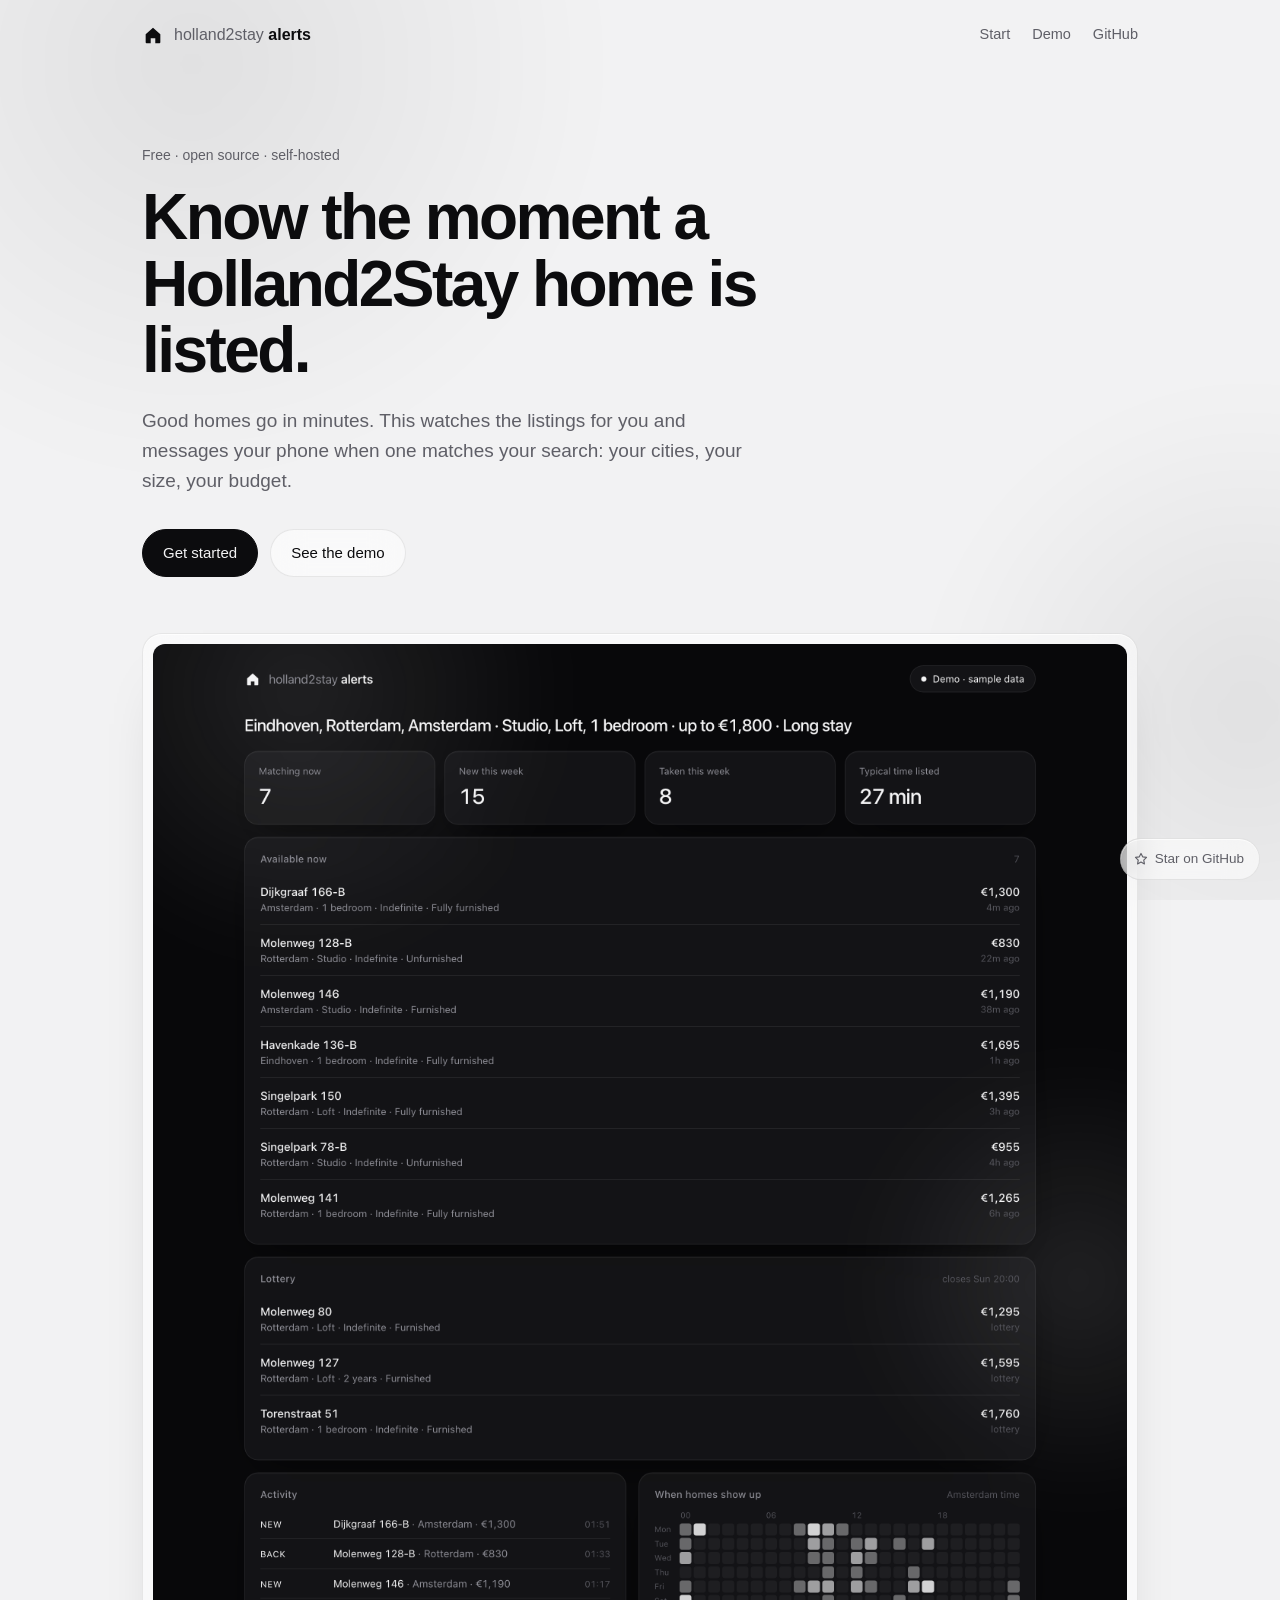
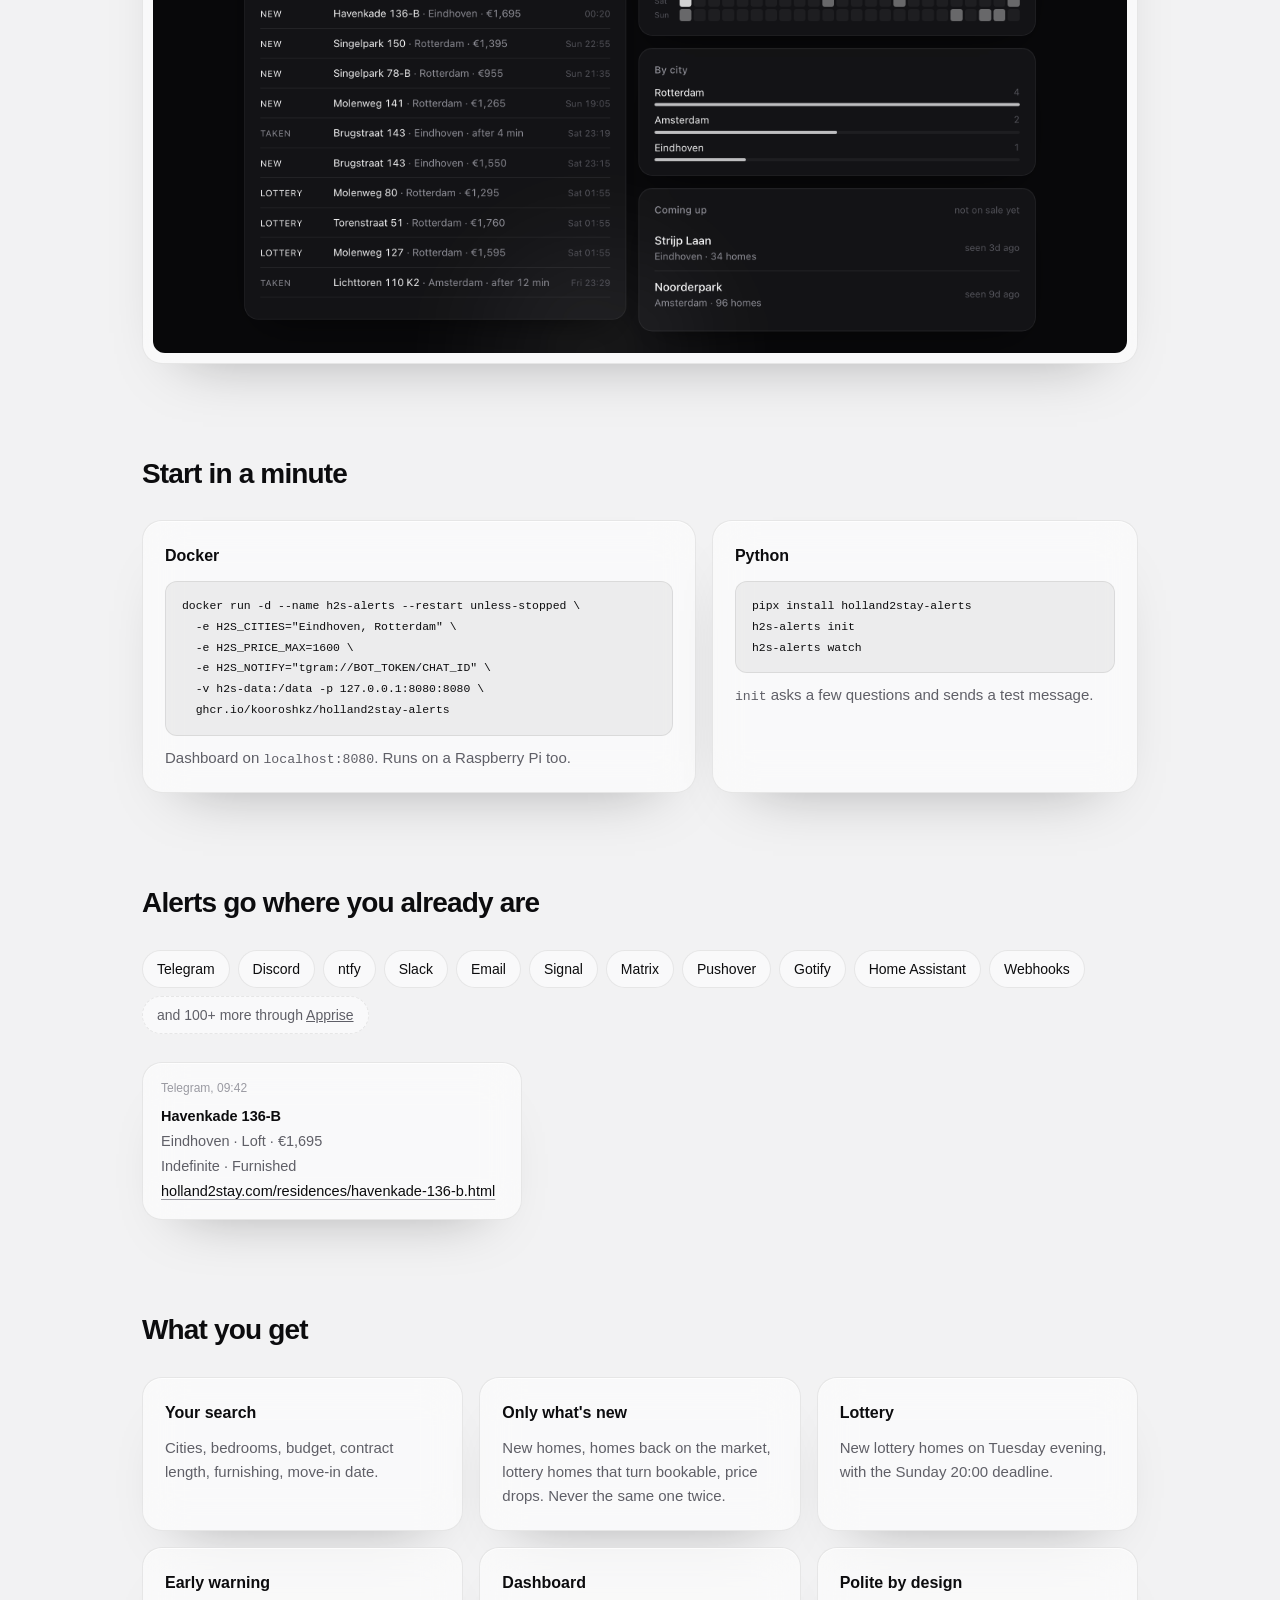
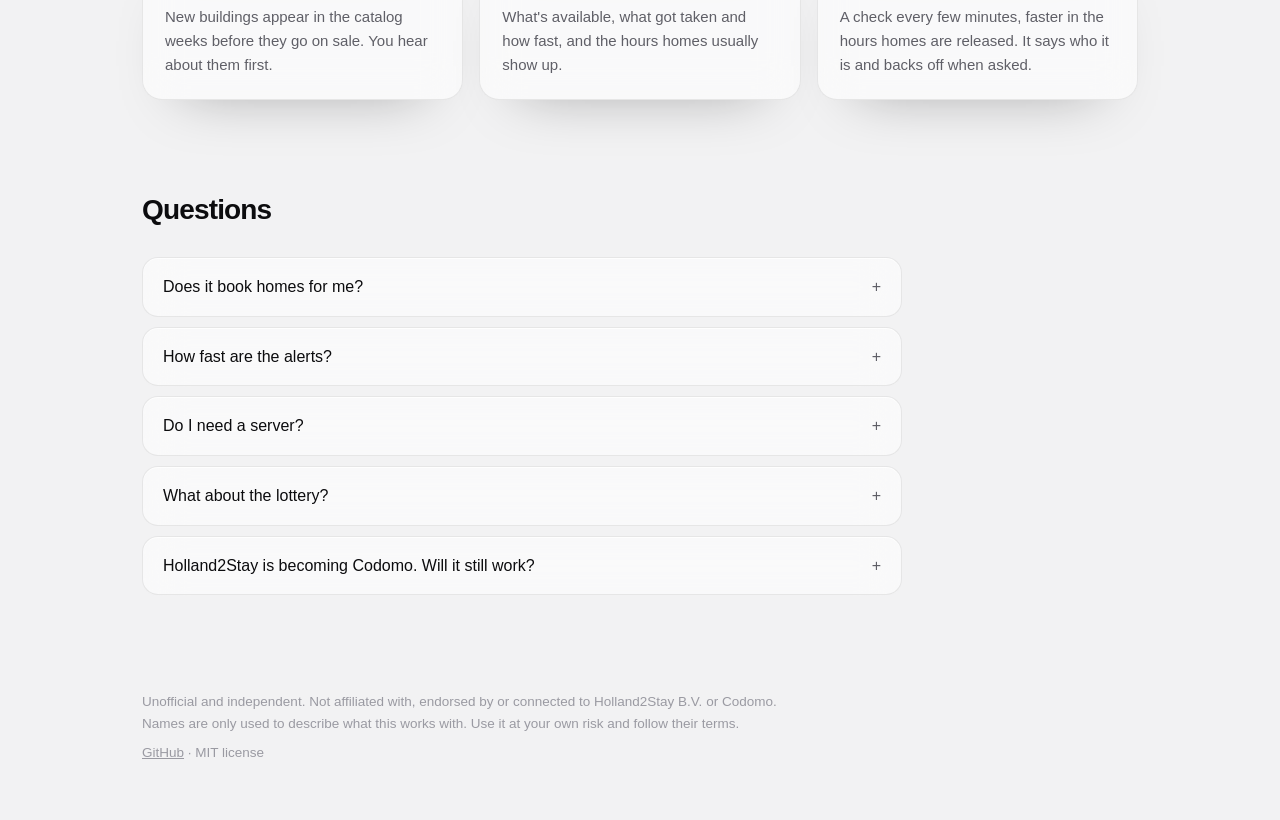
<file: docs/index.html>
<!doctype html>
<html lang="en">
<head>
  <meta charset="utf-8">
  <meta name="viewport" content="width=device-width, initial-scale=1">
  <meta name="color-scheme" content="dark light">
  <title>Holland2Stay alerts: know the moment a new home is listed</title>
  <meta name="description" content="Free, self-hosted alerts for new Holland2Stay and Codomo residences. Pick your city, size and budget, get a message on Telegram, Discord, ntfy, email or 100+ other apps.">
  <link rel="canonical" href="https://kooroshkz.github.io/holland2stay-alerts/">
  <meta property="og:type" content="website">
  <meta property="og:title" content="Holland2Stay alerts">
  <meta property="og:description" content="Know the moment a Holland2Stay or Codomo home matching your search is listed.">
  <meta property="og:url" content="https://kooroshkz.github.io/holland2stay-alerts/">
  <meta property="og:image" content="https://kooroshkz.github.io/holland2stay-alerts/assets/og.png">
  <meta name="twitter:card" content="summary_large_image">
  <link rel="icon" href="assets/favicon.svg" type="image/svg+xml">
  <link rel="stylesheet" href="site.css">
  <script type="application/ld+json">
  {
    "@context": "https://schema.org",
    "@type": "SoftwareApplication",
    "name": "holland2stay-alerts",
    "description": "Self-hosted alerts for new Holland2Stay and Codomo residences.",
    "applicationCategory": "UtilitiesApplication",
    "operatingSystem": "Linux, macOS, Windows, Docker",
    "offers": {"@type": "Offer", "price": "0", "priceCurrency": "EUR"},
    "url": "https://kooroshkz.github.io/holland2stay-alerts/",
    "codeRepository": "https://github.com/kooroshkz/holland2stay-alerts",
    "license": "https://opensource.org/licenses/MIT"
  }
  </script>
  <script type="application/ld+json">
  {
    "@context": "https://schema.org",
    "@type": "FAQPage",
    "mainEntity": [
      {"@type": "Question", "name": "Does it book homes for me?", "acceptedAnswer": {"@type": "Answer", "text": "No. It tells you, you book on the Holland2Stay website yourself. Automated booking is against their terms."}},
      {"@type": "Question", "name": "How fast are the alerts?", "acceptedAnswer": {"@type": "Answer", "text": "Usually within two minutes during weekday release hours, a few minutes the rest of the day."}},
      {"@type": "Question", "name": "Do I need a server?", "acceptedAnswer": {"@type": "Answer", "text": "No. Any computer that stays on works: a laptop, a Raspberry Pi, a NAS or a small VPS."}},
      {"@type": "Question", "name": "Does it work for Codomo?", "acceptedAnswer": {"@type": "Answer", "text": "Holland2Stay becomes Codomo. Point base_url to the new site when listings move."}}
    ]
  }
  </script>
</head>
<body>
  <div class="backdrop" aria-hidden="true"><span></span><span></span><span></span></div>

  <header class="nav">
    <a class="brand" href="./">
      <svg viewBox="0 0 24 24" aria-hidden="true"><path d="M4 11.2 12 4l8 7.2V20a1 1 0 0 1-1 1h-4.5v-5.5h-5V21H5a1 1 0 0 1-1-1z"/></svg>
      <span>holland2stay <b>alerts</b></span>
    </a>
    <nav>
      <a href="#start">Start</a>
      <a href="demo/">Demo</a>
      <a href="https://github.com/kooroshkz/holland2stay-alerts">GitHub</a>
    </nav>
  </header>

  <main>
    <section class="hero">
      <p class="eyebrow">Free · open source · self-hosted</p>
      <h1>Know the moment a Holland2Stay home is listed.</h1>
      <p class="lead">Good homes go in minutes. This watches the listings for you and messages your phone
        when one matches your search: your cities, your size, your budget.</p>
      <div class="cta">
        <a class="button primary" href="#start">Get started</a>
        <a class="button" href="demo/">See the demo</a>
      </div>
    </section>

    <figure class="shot glass">
      <img src="assets/dashboard.png" alt="The dashboard: matching homes, activity, and when new homes show up" width="1280" height="1720" loading="lazy">
    </figure>

    <section id="start">
      <h2>Start in a minute</h2>
      <div class="two">
        <div class="glass card">
          <h3>Docker</h3>
          <pre><code>docker run -d --name h2s-alerts --restart unless-stopped \
  -e H2S_CITIES="Eindhoven, Rotterdam" \
  -e H2S_PRICE_MAX=1600 \
  -e H2S_NOTIFY="tgram://BOT_TOKEN/CHAT_ID" \
  -v h2s-data:/data -p 127.0.0.1:8080:8080 \
  ghcr.io/kooroshkz/holland2stay-alerts</code></pre>
          <p>Dashboard on <code>localhost:8080</code>. Runs on a Raspberry Pi too.</p>
        </div>
        <div class="glass card">
          <h3>Python</h3>
          <pre><code>pipx install holland2stay-alerts
h2s-alerts init
h2s-alerts watch</code></pre>
          <p><code>init</code> asks a few questions and sends a test message.</p>
        </div>
      </div>
    </section>

    <section>
      <h2>Alerts go where you already are</h2>
      <ul class="chips">
        <li>Telegram</li><li>Discord</li><li>ntfy</li><li>Slack</li><li>Email</li><li>Signal</li>
        <li>Matrix</li><li>Pushover</li><li>Gotify</li><li>Home Assistant</li><li>Webhooks</li>
        <li class="more">and 100+ more through <a href="https://github.com/caronc/apprise/wiki">Apprise</a></li>
      </ul>
      <div class="glass message">
        <small>Telegram, 09:42</small>
        <strong>Havenkade 136-B</strong>
        <span>Eindhoven · Loft · €1,695</span>
        <span>Indefinite · Furnished</span>
        <span class="link">holland2stay.com/residences/havenkade-136-b.html</span>
      </div>
    </section>

    <section>
      <h2>What you get</h2>
      <div class="grid">
        <div class="glass card"><h3>Your search</h3><p>Cities, bedrooms, budget, contract length, furnishing, move-in date.</p></div>
        <div class="glass card"><h3>Only what's new</h3><p>New homes, homes back on the market, lottery homes that turn bookable, price drops. Never the same one twice.</p></div>
        <div class="glass card"><h3>Lottery</h3><p>New lottery homes on Tuesday evening, with the Sunday 20:00 deadline.</p></div>
        <div class="glass card"><h3>Early warning</h3><p>New buildings appear in the catalog weeks before they go on sale. You hear about them first.</p></div>
        <div class="glass card"><h3>Dashboard</h3><p>What's available, what got taken and how fast, and the hours homes usually show up.</p></div>
        <div class="glass card"><h3>Polite by design</h3><p>A check every few minutes, faster in the hours homes are released. It says who it is and backs off when asked.</p></div>
      </div>
    </section>

    <section>
      <h2>Questions</h2>
      <div class="faq">
        <details class="glass"><summary>Does it book homes for me?</summary><p>No. It tells you, you book on the Holland2Stay website yourself. Automated booking is against their terms. Keep a browser tab open and stay logged in so you're one click away.</p></details>
        <details class="glass"><summary>How fast are the alerts?</summary><p>Usually within two minutes during weekday release hours, a few minutes the rest of the day. Cheap homes in big cities can still go within a minute, so be ready to act.</p></details>
        <details class="glass"><summary>Do I need a server?</summary><p>No. Any computer that stays on works: a laptop on power, a Raspberry Pi, a NAS or a small VPS.</p></details>
        <details class="glass"><summary>What about the lottery?</summary><p>Lottery homes come out on Tuesday around 17:00 and you can sign up until Sunday 20:00. You get a message when ones matching your search appear.</p></details>
        <details class="glass"><summary>Holland2Stay is becoming Codomo. Will it still work?</summary><p>That's the plan. When listings move, set <code>base_url</code> to the new site or update to the latest version.</p></details>
      </div>
    </section>
  </main>

  <footer>
    <p>Unofficial and independent. Not affiliated with, endorsed by or connected to Holland2Stay B.V. or Codomo.
      Names are only used to describe what this works with. Use it at your own risk and follow their terms.</p>
    <p><a href="https://github.com/kooroshkz/holland2stay-alerts">GitHub</a> · MIT license</p>
  </footer>

  <div class="star">
    <a href="https://github.com/kooroshkz/holland2stay-alerts" target="_blank" rel="noopener"
       aria-label="Star holland2stay-alerts on GitHub">
      <svg viewBox="0 0 16 16" aria-hidden="true"><path d="M8 1.6l1.95 3.95 4.36.64-3.16 3.07.75 4.34L8 11.55 4.1 13.6l.75-4.34L1.69 6.19l4.36-.64z"/></svg>
      <span>Star <span class="long">on GitHub</span></span>
      <b id="stars" hidden></b>
    </a>
  </div>
  <script>
    // Star count, once it's worth showing. Cached for an hour per visit.
    (async () => {
      const el = document.getElementById("stars");
      const show = (n) => {
        if (n < 10) return;
        el.textContent = n >= 1000 ? `${(n / 1000).toFixed(1).replace(/\.0$/, "")}k` : String(n);
        el.hidden = false;
      };
      try {
        const cached = JSON.parse(sessionStorage.getItem("h2s-stars") || "null");
        if (cached && Date.now() - cached.t < 3600e3) return show(cached.n);
      } catch (e) { /* no storage */ }
      try {
        const res = await fetch("https://api.github.com/repos/kooroshkz/holland2stay-alerts");
        const n = (await res.json()).stargazers_count;
        if (typeof n !== "number") return;
        show(n);
        try { sessionStorage.setItem("h2s-stars", JSON.stringify({ n, t: Date.now() })); } catch (e) { /* no storage */ }
      } catch (e) { /* offline or rate limited: just the button */ }
    })();
  </script>
</body>
</html>
</file>
<file: docs/site.css>
:root {
  --bg: #08080a;
  --fg: #f4f4f5;
  --muted: #8e8e96;
  --faint: #55555c;
  --glass: rgba(255, 255, 255, 0.045);
  --glass-strong: rgba(255, 255, 255, 0.09);
  --line: rgba(255, 255, 255, 0.08);
  --blob: rgba(255, 255, 255, 0.10);
  --code: rgba(0, 0, 0, 0.35);
  --shadow: 0 1px 0 rgba(255, 255, 255, 0.04) inset, 0 30px 60px -40px rgba(0, 0, 0, 0.9);
  --sans: "Inter", ui-sans-serif, -apple-system, BlinkMacSystemFont, "Segoe UI", Roboto, "Helvetica Neue", Arial, sans-serif;
  --mono: ui-monospace, "SF Mono", Menlo, Consolas, monospace;
}

@media (prefers-color-scheme: light) {
  :root {
    --bg: #f2f2f3;
    --fg: #0c0c0e;
    --muted: #5f5f67;
    --faint: #9a9aa2;
    --glass: rgba(255, 255, 255, 0.55);
    --glass-strong: rgba(255, 255, 255, 0.85);
    --line: rgba(0, 0, 0, 0.08);
    --blob: rgba(0, 0, 0, 0.07);
    --code: rgba(0, 0, 0, 0.05);
    --shadow: 0 1px 0 rgba(255, 255, 255, 0.7) inset, 0 30px 60px -40px rgba(0, 0, 0, 0.35);
  }
}

* { box-sizing: border-box; }
html { scroll-behavior: smooth; }
body {
  margin: 0;
  background: var(--bg);
  color: var(--fg);
  font: 16px/1.6 var(--sans);
  -webkit-font-smoothing: antialiased;
}
a { color: inherit; }
code { font-family: var(--mono); font-size: 0.88em; }

.backdrop { position: fixed; inset: 0; overflow: hidden; pointer-events: none; z-index: 0; }
.backdrop span { position: absolute; border-radius: 50%; background: radial-gradient(circle, var(--blob), transparent 65%); filter: blur(30px); }
.backdrop span:nth-child(1) { width: 70vw; height: 70vw; top: -30vw; left: -20vw; }
.backdrop span:nth-child(2) { width: 55vw; height: 55vw; top: 40vh; right: -25vw; }
.backdrop span:nth-child(3) { width: 45vw; height: 45vw; top: 160vh; left: 10vw; opacity: 0.7; }

.nav, main, footer { position: relative; z-index: 1; max-width: 1040px; margin: 0 auto; padding: 0 22px; }

.nav { display: flex; align-items: center; justify-content: space-between; padding-top: 22px; }
.brand { display: flex; align-items: center; gap: 10px; text-decoration: none; white-space: nowrap; }
.brand svg { width: 22px; height: 22px; fill: var(--fg); }
.brand span { color: var(--muted); }
.brand b { color: var(--fg); font-weight: 600; }
.nav nav { display: flex; gap: 22px; font-size: 14.5px; }
.nav nav a { color: var(--muted); text-decoration: none; }
.nav nav a:hover { color: var(--fg); }

.glass {
  background: var(--glass);
  border: 1px solid var(--line);
  border-radius: 20px;
  backdrop-filter: blur(20px) saturate(140%);
  -webkit-backdrop-filter: blur(20px) saturate(140%);
  box-shadow: var(--shadow);
}

.hero { padding: 96px 0 48px; max-width: 760px; }
.eyebrow { margin: 0 0 18px; color: var(--muted); font-size: 14px; }
h1 { margin: 0; font-size: clamp(38px, 6vw, 64px); line-height: 1.04; letter-spacing: -0.04em; font-weight: 600; }
.lead { margin: 22px 0 0; font-size: 19px; color: var(--muted); max-width: 620px; }
.cta { display: flex; gap: 12px; margin-top: 32px; flex-wrap: wrap; }
.button {
  display: inline-block;
  padding: 11px 20px;
  border-radius: 999px;
  border: 1px solid var(--line);
  background: var(--glass);
  text-decoration: none;
  font-size: 15px;
  backdrop-filter: blur(16px);
  -webkit-backdrop-filter: blur(16px);
}
.button:hover { background: var(--glass-strong); }
.button.primary { background: var(--fg); color: var(--bg); border-color: var(--fg); }
.button.primary:hover { opacity: 0.9; }

.shot { margin: 8px 0 0; padding: 10px; overflow: hidden; }
.shot img { display: block; width: 100%; height: auto; border-radius: 12px; }

section { padding-top: 88px; }
h2 { margin: 0 0 24px; font-size: 28px; letter-spacing: -0.03em; font-weight: 600; }
h3 { margin: 0 0 6px; font-size: 16px; font-weight: 600; }
.card { padding: 22px; }
.card p { margin: 10px 0 0; color: var(--muted); font-size: 15px; }

.two { display: grid; grid-template-columns: 1.3fr 1fr; gap: 16px; }
.two > *, .grid > * { min-width: 0; }  /* let long code lines scroll instead of widening the page */
pre {
  margin: 12px 0 0;
  padding: 14px 16px;
  border-radius: 12px;
  background: var(--code);
  border: 1px solid var(--line);
  overflow-x: auto;
  font-size: 13px;
  line-height: 1.6;
}

.chips { list-style: none; display: flex; flex-wrap: wrap; gap: 8px; padding: 0; margin: 0 0 28px; }
.chips li { padding: 7px 14px; border-radius: 999px; border: 1px solid var(--line); background: var(--glass); font-size: 14px; }
.chips .more { color: var(--muted); border-style: dashed; }

.message { max-width: 380px; padding: 16px 18px; display: grid; gap: 2px; font-size: 14.5px; }
.message small { color: var(--faint); font-size: 12px; margin-bottom: 4px; }
.message span { color: var(--muted); }
.message .link { color: var(--fg); text-decoration: underline; text-underline-offset: 3px; text-decoration-color: var(--faint); word-break: break-all; }

.grid { display: grid; grid-template-columns: repeat(3, 1fr); gap: 16px; }

.faq { display: grid; gap: 10px; max-width: 760px; }
.faq details { padding: 16px 20px; border-radius: 16px; }
.faq summary { cursor: pointer; font-weight: 500; list-style: none; }
.faq summary::-webkit-details-marker { display: none; }
.faq summary::after { content: "+"; float: right; color: var(--muted); }
.faq details[open] summary::after { content: "−"; }
.faq p { margin: 10px 0 0; color: var(--muted); }

footer { padding-top: 96px; padding-bottom: 48px; color: var(--faint); font-size: 13.5px; }
footer p { margin: 0 0 8px; max-width: 680px; }

.star {
  position: fixed;
  right: 20px;
  bottom: calc(20px + env(safe-area-inset-bottom));
  z-index: 5;
  border-radius: 999px;
  background: var(--glass);
  border: 1px solid var(--line);
  backdrop-filter: blur(16px) saturate(140%);
  -webkit-backdrop-filter: blur(16px) saturate(140%);
  box-shadow: var(--shadow);
  font-size: 13.5px;
}
.star a { display: flex; align-items: center; gap: 7px; padding: 9px 15px 9px 13px; color: var(--muted); text-decoration: none; border-radius: 999px; transition: color 0.15s; }
.star a:hover, .star a:focus-visible { color: var(--fg); }
.star svg { width: 14px; height: 14px; fill: none; stroke: currentColor; stroke-width: 1.3; stroke-linejoin: round; transition: fill 0.15s; }
.star a:hover svg, .star a:focus-visible svg { fill: currentColor; }
.star b { font-weight: 500; color: var(--fg); padding-left: 8px; margin-left: 2px; border-left: 1px solid var(--line); }
.star b[hidden] { display: none; }

@media (max-width: 820px) {
  .two, .grid { grid-template-columns: 1fr; }
  .hero { padding-top: 64px; }
  section { padding-top: 64px; }
  .nav nav { gap: 16px; }
  .star { right: 14px; bottom: calc(14px + env(safe-area-inset-bottom)); }
  .star .long { display: none; }
  footer { padding-bottom: 80px; }
}
</file>
